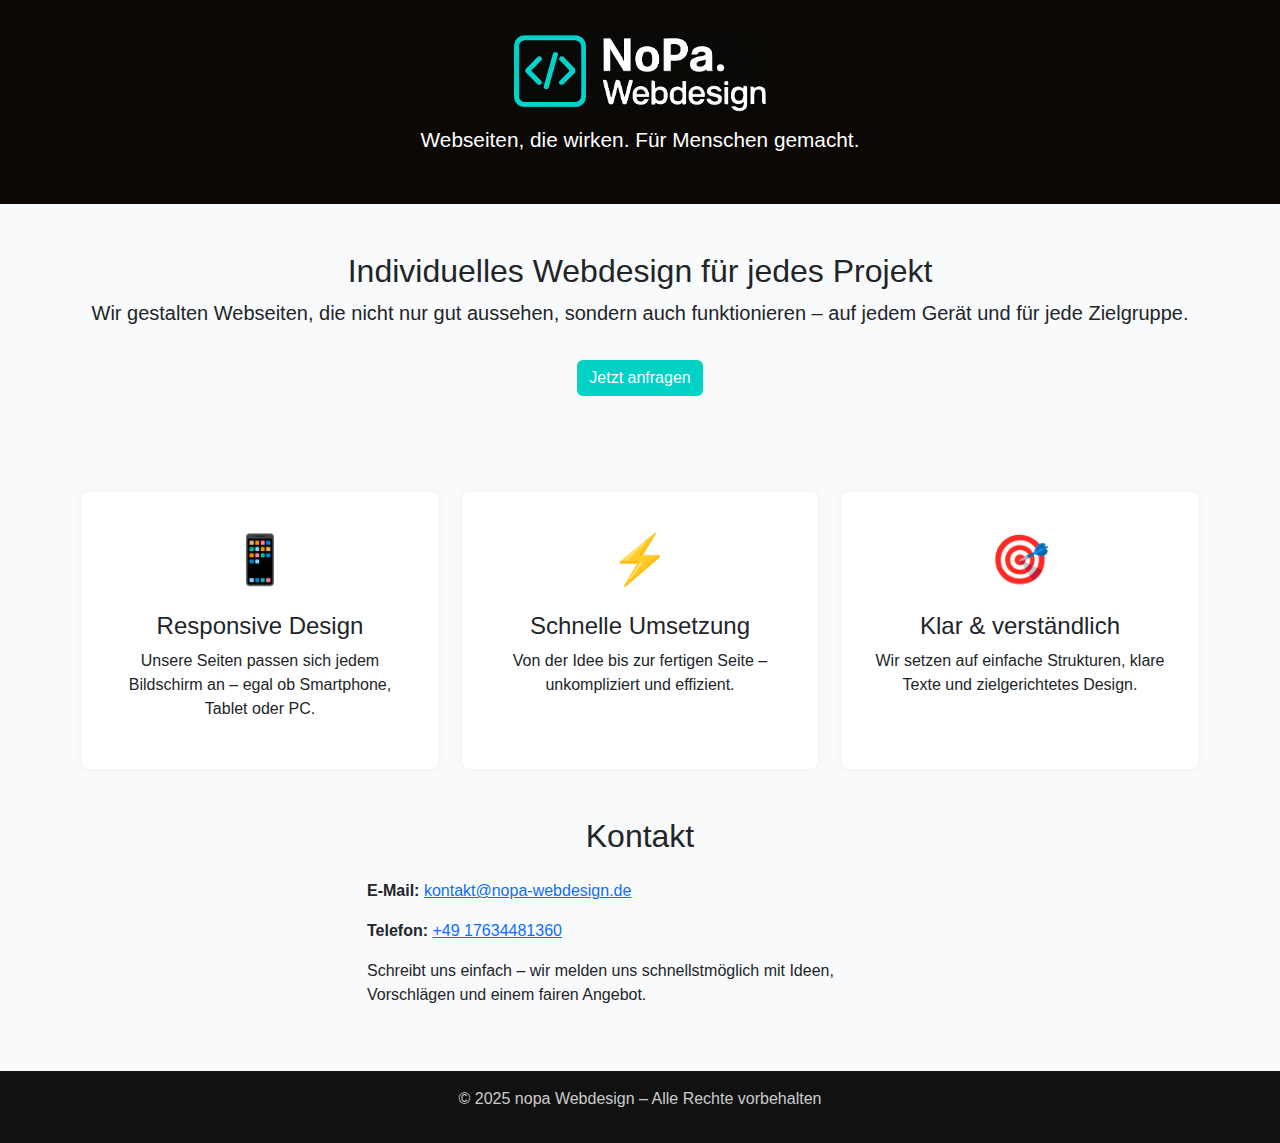
<file: index.html>
<!DOCTYPE html>
<html lang="de">

<head>
  <link rel="shortcut icon" href="nopa_Logo.png" type="image/x-icon">
  <meta name="description"
    content="nopa Webdesign erstellt moderne, responsive Webseiten für Vereine, kleine Unternehmen und Selbstständige – schnell, klar und professionell.">
  <meta name="keywords"
    content="Webdesign, Webseite erstellen, Waldbüttelbrunn, responsive Design, HTML, nopa, Webagentur, günstige Webseiten, mobile Website, Eisingen, Rimpar, Würzburg, in der nähe, Verein">
  <meta name="author" content="nopa Webdesign">
  <meta name="robots" content="index, follow">
  <meta charset="UTF-8" />
  <meta name="viewport" content="width=device-width, initial-scale=1.0">
  <!-- Open Graph (für Vorschau auf WhatsApp, Facebook etc.) -->
  <meta property="og:title" content="nopa Webdesign – moderne Webseiten für alle Endgeräte" />
  <meta property="og:description"
    content="Professionelle Webseiten für kleine Unternehmen, Vereine & mehr – von nopa Webdesign." />
  <meta property="og:url" content="https://nopa-webdesign.de" />
  <meta property="og:type" content="website" />
  <meta property="og:image" content="https://nopa-webdesign.de/assets/nopa_Logo.png" />
  <title>nopa Webdesign</title>
  <link href="https://cdn.jsdelivr.net/npm/bootstrap@5.3.3/dist/css/bootstrap.min.css" rel="stylesheet">
  <style>
    body {
      font-family: 'Segoe UI', sans-serif;
      background-color: #f9fafb;
      color: #212529;
    }

    header {
      background-color: #0b0806;
      color: white;
      padding: 2rem 0.5rem;
      text-align: center;
    }

    .hero {
      padding: 3rem 1rem;
      text-align: center;
    }

    .feature {
      padding: 2rem;
      background-color: white;
      border-radius: 0.5rem;
      box-shadow: 0 0 10px rgba(0, 0, 0, 0.05);
      height: 100%;
    }

    .icon {
      font-size: 3rem;
      margin-bottom: 1rem;
      color: #00d2c6;
    }

    .btn-primary {
      background-color: #00d2c6;
      border: none;
    }

    .btn-primary:hover {
      background-color: #018b85;
    }

    footer {
      background-color: #111;
      color: #ccc;
      padding: 1rem 0;
      text-align: center;
      margin-top: 3rem;
    }
  </style>

  <script type="application/ld+json">
  {
    "@context": "https://schema.org",
    "@type": "Organization",
    "name": "NoPa Webdesign",
    "url": "https://nopa-webdesign.de",
    "logo": "https://nopa-webdesign.de/nopa_Logo.png"
  }
  </script>

</head>

<body>

  <header>
    <img src="nopa_Logo_cropped.png" style="width: 20%; height: auto;">
    <p style="font-size: 130%; margin-top: 1%;">Webseiten, die wirken. Für Menschen gemacht.</p>
  </header>

  <section class="container hero">
    <h2>Individuelles Webdesign für jedes Projekt</h2>
    <p class="lead">Wir gestalten Webseiten, die nicht nur gut aussehen, sondern auch funktionieren – auf jedem Gerät
      und für jede Zielgruppe.</p>
    <a href="mailto:kontakt@nopa-webdesign.de" class="btn btn-primary mt-3">Jetzt anfragen</a>
  </section>

  <section class="container my-5">
    <div class="row g-4">
      <div class="col-md-4">
        <div class="feature text-center">
          <div class="icon">📱</div>
          <h4>Responsive Design</h4>
          <p>Unsere Seiten passen sich jedem Bildschirm an – egal ob Smartphone, Tablet oder PC.</p>
        </div>
      </div>
      <div class="col-md-4">
        <div class="feature text-center">
          <div class="icon">⚡</div>
          <h4>Schnelle Umsetzung</h4>
          <p>Von der Idee bis zur fertigen Seite – unkompliziert und effizient.</p>
        </div>
      </div>
      <div class="col-md-4">
        <div class="feature text-center">
          <div class="icon">🎯</div>
          <h4>Klar & verständlich</h4>
          <p>Wir setzen auf einfache Strukturen, klare Texte und zielgerichtetes Design.</p>
        </div>
      </div>
    </div>
  </section>

  <section class="container my-5" id="kontakt">
    <h2 class="mb-4 text-center">Kontakt</h2>
    <div class="row justify-content-center">
      <div class="col-md-6">
        <p><strong>E-Mail: </strong><a href="mailto:kontakt@nopa-webdesign.de">kontakt@nopa-webdesign.de</a></p>
        <p><strong>Telefon: </strong><a href="tel:+4917634481360">+49 17634481360</a></p>
        <p>Schreibt uns einfach – wir melden uns schnellstmöglich mit Ideen, Vorschlägen und einem fairen Angebot.</p>
      </div>
    </div>
  </section>

  <footer>
    <p>&copy; 2025 nopa Webdesign – Alle Rechte vorbehalten</p>
  </footer>

  <script src="https://cdn.jsdelivr.net/npm/bootstrap@5.3.3/dist/js/bootstrap.bundle.min.js"></script>
</body>

</html>
</file>
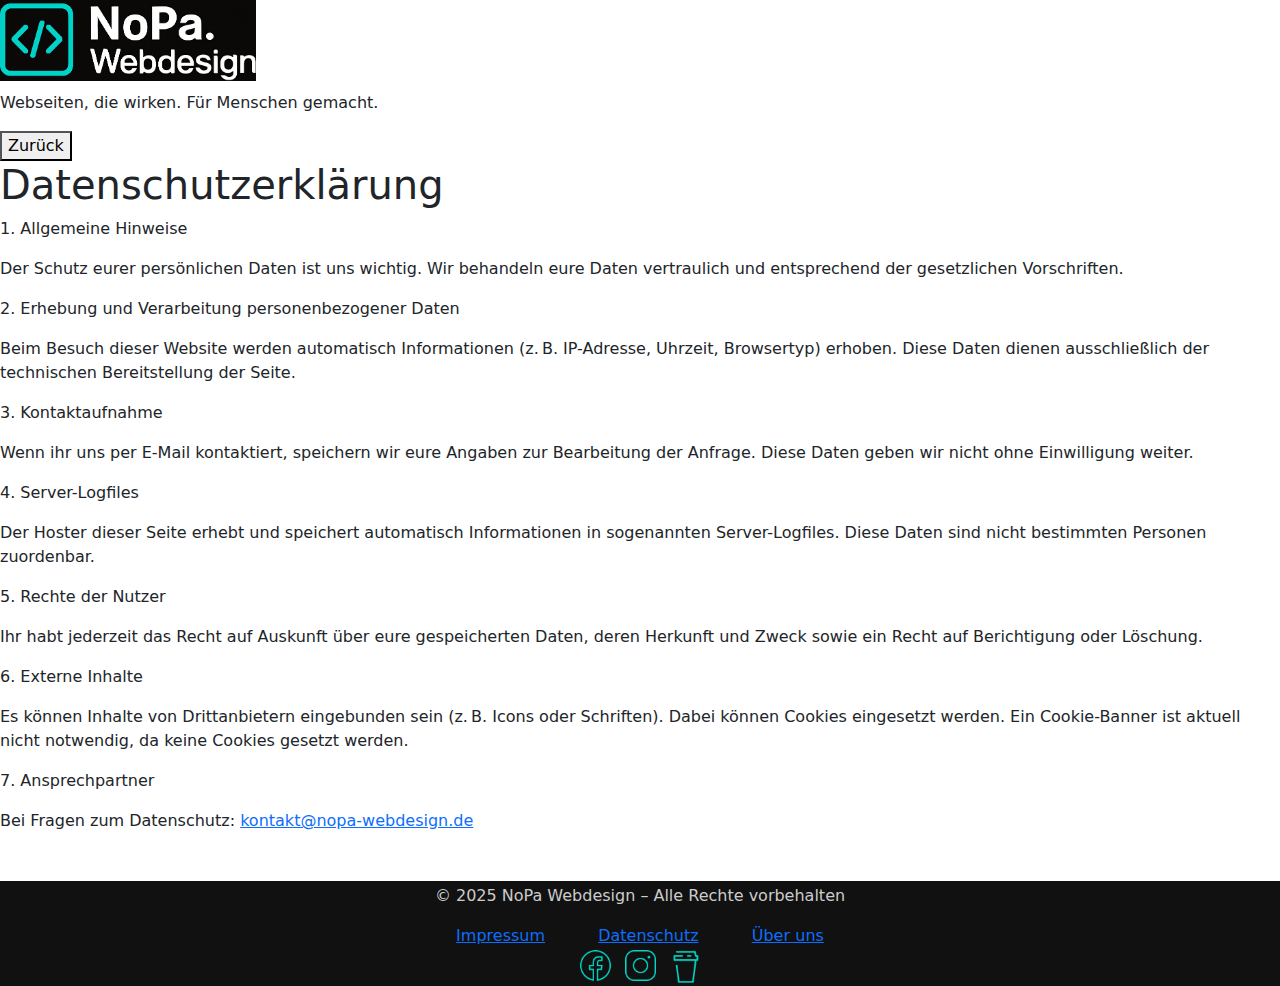
<file: datenschutz.html>
<html lang="de">
<head>
    <link rel="icon" href="bilder/nopa_Logo.png" sizes="48x48" type="image/png">
    <link rel="shortcut icon" href="bilder/nopa_Logo.png" type="image/x-icon">
    <meta name="description"
      content="nopa Webdesign erstellt moderne, responsive Webseiten für Vereine, kleine Unternehmen und Selbstständige – schnell, klar und professionell.">
    <meta name="keywords"
      content="Webdesign, Webseite erstellen, Waldbüttelbrunn, responsive Design, HTML, nopa, Webagentur, günstige Webseiten, mobile Website, Eisingen, Rimpar, Würzburg, in der nähe, Verein">
    <meta name="author" content="nopa Webdesign">
    <meta name="robots" content="index, follow">
    <meta charset="UTF-8" />
    <meta name="viewport" content="width=device-width, initial-scale=1.0">
    <meta property="og:title" content="nopa Webdesign – moderne Webseiten für alle Endgeräte" />
    <meta property="og:description"
      content="Professionelle Webseiten für kleine Unternehmen, Vereine & mehr – von nopa Webdesign." />
    <meta property="og:url" content="https://nopa-webdesign.de" />
    <meta property="og:type" content="website" />
    <meta property="og:image" content="https://nopa-webdesign.de/assets/nopa_Logo.png"/>
    <link rel="stylesheet" href="style.css">
    <link rel="stylesheet" href="https://cdn.jsdelivr.net/npm/bootstrap@5.3.3/dist/css/bootstrap.min.css">
    <title>NoPa Webdesign</title>
</head>
<body>
    <div class="mainDiv">
        <div class="topBarDiv">
            <img src="bilder/NoPa.png" alt="NoPa Webdesign" width="20%" height="auto" style="margin-bottom: 10px;">
            <p>Webseiten, die wirken. Für Menschen gemacht.</p>
        </div>
        <button class="backButton" onclick="window.open('index.html', '_parent')">Zurück</button>
        <div class="middleDiv2">
            <h1>Datenschutzerklärung</h1>
            <p class="pBold">1. Allgemeine Hinweise</p>
            <p>Der Schutz eurer persönlichen Daten ist uns wichtig. Wir behandeln eure Daten vertraulich und entsprechend der gesetzlichen Vorschriften.</p>
            <p class="pBold">2. Erhebung und Verarbeitung personenbezogener Daten</p>
            <p>Beim Besuch dieser Website werden automatisch Informationen (z. B. IP-Adresse, Uhrzeit, Browsertyp) erhoben. Diese Daten dienen ausschließlich der technischen Bereitstellung der Seite.</p>
            <p class="pBold">3. Kontaktaufnahme</p>
            <p>Wenn ihr uns per E-Mail kontaktiert, speichern wir eure Angaben zur Bearbeitung der Anfrage. Diese Daten geben wir nicht ohne Einwilligung weiter.</p>
            <p class="pBold">4. Server-Logfiles</p>
            <p>Der Hoster dieser Seite erhebt und speichert automatisch Informationen in sogenannten Server-Logfiles. Diese Daten sind nicht bestimmten Personen zuordenbar.</p>
            <p class="pBold">5. Rechte der Nutzer</p>
            <p>Ihr habt jederzeit das Recht auf Auskunft über eure gespeicherten Daten, deren Herkunft und Zweck sowie ein Recht auf Berichtigung oder Löschung.</p>
            <p class="pBold">6. Externe Inhalte</p>
            <p>Es können Inhalte von Drittanbietern eingebunden sein (z. B. Icons oder Schriften). Dabei können Cookies eingesetzt werden. Ein Cookie-Banner ist aktuell nicht notwendig, da keine Cookies gesetzt werden.</p>
            <p class="pBold">7. Ansprechpartner</p>
            <p>Bei Fragen zum Datenschutz: <a href="mailto:kontakt@nopa-webdesign.de" class="linkA">kontakt@nopa-webdesign.de</a></p>
        </div>

        <footer>
            <p>© 2025 NoPa Webdesign – Alle Rechte vorbehalten</p>
            <div class="auswahlDiv" style="word-spacing: 3em;">
                <a href="impressum.html" class="linkA">Impressum</a>
                <a href="datenschutz.html" class="linkA">Datenschutz</a>
                <a href="uberuns.html" class="linkA">Über&#8196;uns</a>
            </div>
            <div class="iconDiv" style="word-spacing: 0.25em;">
                <a href="https://www.facebook.com/profile.php?id=61575589293011" class="socialIcon"><img src="bilder/facebook.png" alt="facebook" height="35"></a>
                <a href="https://www.instagram.com/nopa_webdesign/" class="socialIcon"><img src="bilder/insta.png" alt="insta" height="35"></a>
                <a href="https://buymeacoffee.com/nopa" class="socialIcon"><img src="bilder/coffe.png" alt="coffe" height="35"></a>
            </div>
        </footer>
    </div>
</body>
</html>
</file>
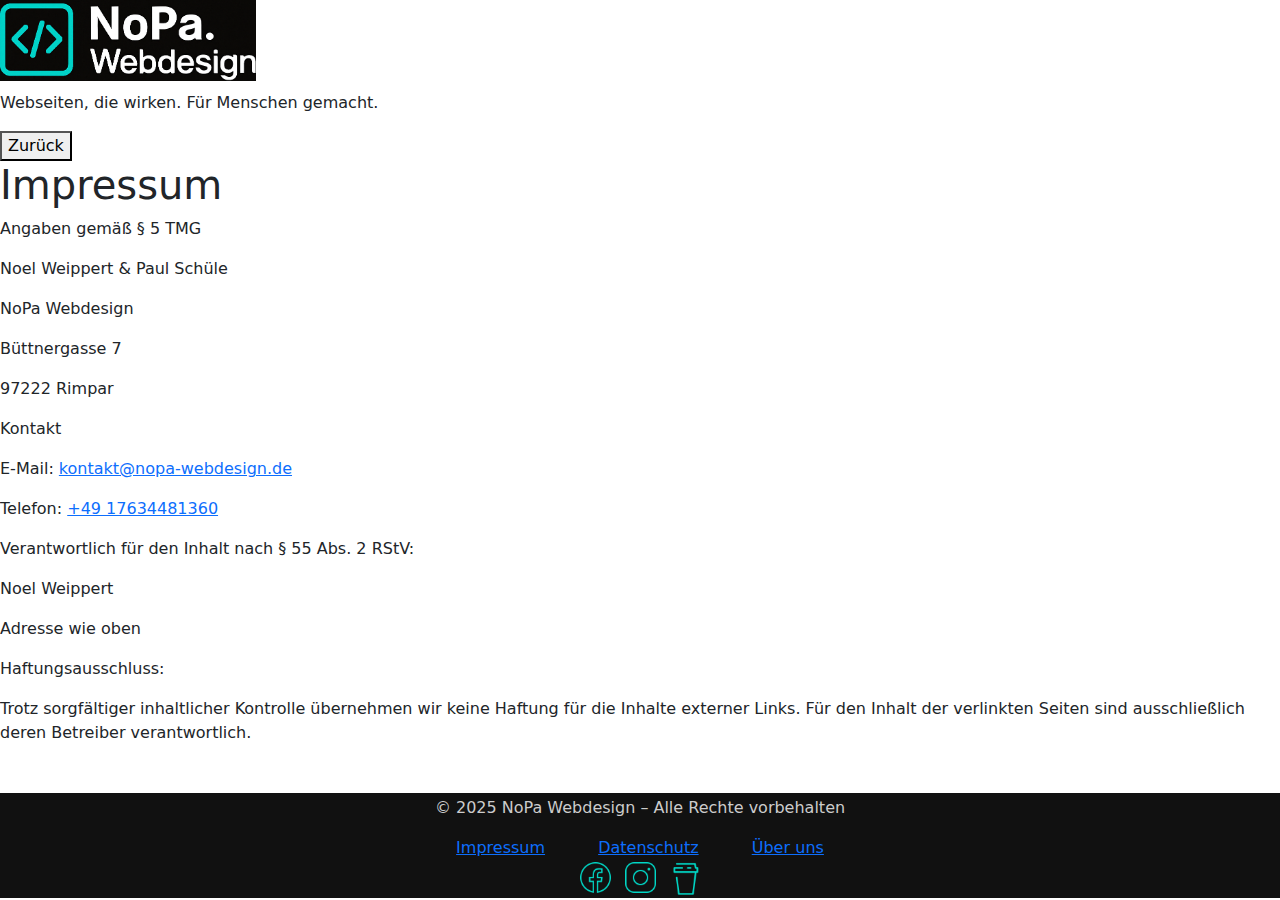
<file: impressum.html>
<html lang="de">
<head>
    <link rel="icon" href="bilder/nopa_Logo.png" sizes="48x48" type="image/png">
    <link rel="shortcut icon" href="bilder/nopa_Logo.png" type="image/x-icon">
    <meta name="description"
      content="nopa Webdesign erstellt moderne, responsive Webseiten für Vereine, kleine Unternehmen und Selbstständige – schnell, klar und professionell.">
    <meta name="keywords"
      content="Webdesign, Webseite erstellen, Waldbüttelbrunn, responsive Design, HTML, nopa, Webagentur, günstige Webseiten, mobile Website, Eisingen, Rimpar, Würzburg, in der nähe, Verein">
    <meta name="author" content="nopa Webdesign">
    <meta name="robots" content="index, follow">
    <meta charset="UTF-8" />
    <meta name="viewport" content="width=device-width, initial-scale=1.0">
    <meta property="og:title" content="nopa Webdesign – moderne Webseiten für alle Endgeräte" />
    <meta property="og:description"
      content="Professionelle Webseiten für kleine Unternehmen, Vereine & mehr – von nopa Webdesign." />
    <meta property="og:url" content="https://nopa-webdesign.de" />
    <meta property="og:type" content="website" />
    <meta property="og:image" content="https://nopa-webdesign.de/assets/nopa_Logo.png"/>
    <link rel="stylesheet" href="style.css">
    <link rel="stylesheet" href="https://cdn.jsdelivr.net/npm/bootstrap@5.3.3/dist/css/bootstrap.min.css">
    <title>NoPa Webdesign</title>
</head>
<body>
    <div class="mainDiv">
        <div class="topBarDiv">
            <img src="bilder/NoPa.png" alt="NoPa Webdesign" width="20%" height="auto" style="margin-bottom: 10px;">
            <p>Webseiten, die wirken. Für Menschen gemacht.</p>
        </div>
        <button class="backButton" onclick="window.open('index.html', '_parent')">Zurück</button>
        <div class="middleDiv2">
            <h1>Impressum</h1>
            <p class="pBold">Angaben gemäß § 5 TMG</p>
            <p>Noel Weippert & Paul Schüle</p>
            <p>NoPa Webdesign</p>
            <p>Büttnergasse 7</p>
            <p>97222 Rimpar</p>
            <p class="pBold">Kontakt</p>
            <p class="pBold">E-Mail: <a href="mailto:kontakt@nopa-webdesign.de" class="linkA">kontakt@nopa-webdesign.de</a></p>
            <p class="pBold">Telefon: <a href="tel:+4917634481360" class="linkA">+49 17634481360</a></p>
            <p class="pBold">Verantwortlich für den Inhalt nach § 55 Abs. 2 RStV:</p>
            <p>Noel Weippert</p>
            <p>Adresse wie oben</p>
            <p class="pBold">Haftungsausschluss:</p>
            <p>Trotz sorgfältiger inhaltlicher Kontrolle übernehmen wir keine Haftung für die Inhalte externer Links. Für den Inhalt der verlinkten Seiten sind ausschließlich deren Betreiber verantwortlich.</p>
        </div>
        <footer>
            <p>© 2025 NoPa Webdesign – Alle Rechte vorbehalten</p>
            <div class="auswahlDiv" style="word-spacing: 3em;">
                <a href="impressum.html" class="linkA">Impressum</a>
                <a href="datenschutz.html" class="linkA">Datenschutz</a>
                <a href="uberuns.html" class="linkA">Über&#8196;uns</a>
            </div>
            <div class="iconDiv" style="word-spacing: 0.25em;">
                <a href="https://www.facebook.com/profile.php?id=61575589293011" class="socialIcon"><img src="bilder/facebook.png" alt="facebook" height="35"></a>
                <a href="https://www.instagram.com/nopa_webdesign/" class="socialIcon"><img src="bilder/insta.png" alt="insta" height="35"></a>
                <a href="https://buymeacoffee.com/nopa" class="socialIcon"><img src="bilder/coffe.png" alt="coffe" height="35"></a>
            </div>
        </footer>
    </div>
</body>
</html>
</file>
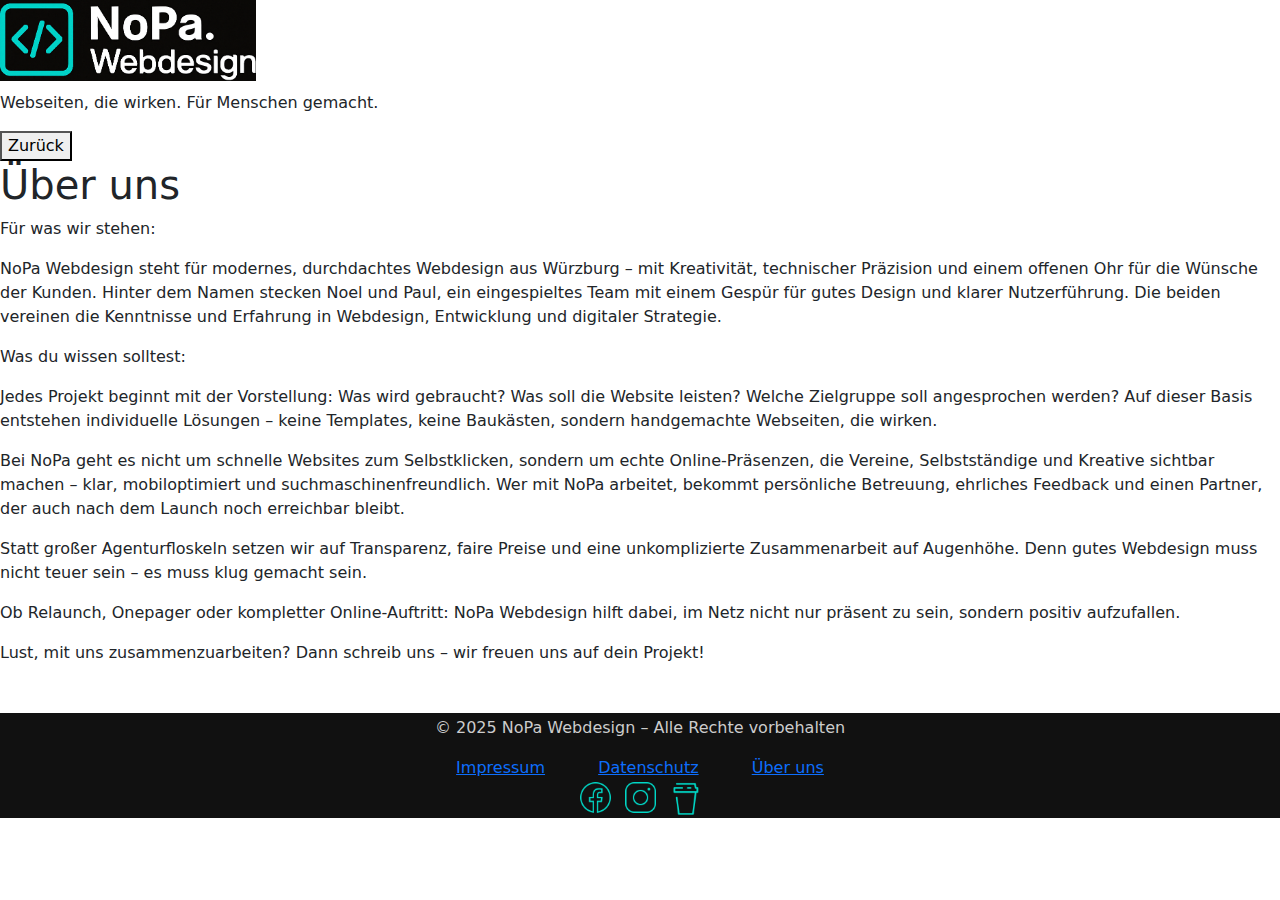
<file: uberuns.html>
<html lang="de">
<head>
    <link rel="icon" href="bilder/nopa_Logo.png" sizes="48x48" type="image/png">
    <link rel="shortcut icon" href="bilder/nopa_Logo.png" type="image/x-icon">
    <meta name="description"
      content="nopa Webdesign erstellt moderne, responsive Webseiten für Vereine, kleine Unternehmen und Selbstständige – schnell, klar und professionell.">
    <meta name="keywords"
      content="Webdesign, Webseite erstellen, Waldbüttelbrunn, responsive Design, HTML, nopa, Webagentur, günstige Webseiten, mobile Website, Eisingen, Rimpar, Würzburg, in der nähe, Verein">
    <meta name="author" content="nopa Webdesign">
    <meta name="robots" content="index, follow">
    <meta charset="UTF-8" />
    <meta name="viewport" content="width=device-width, initial-scale=1.0">
    <meta property="og:title" content="nopa Webdesign – moderne Webseiten für alle Endgeräte" />
    <meta property="og:description"
      content="Professionelle Webseiten für kleine Unternehmen, Vereine & mehr – von nopa Webdesign." />
    <meta property="og:url" content="https://nopa-webdesign.de" />
    <meta property="og:type" content="website" />
    <meta property="og:image" content="https://nopa-webdesign.de/assets/nopa_Logo.png"/>
    <link rel="stylesheet" href="style.css">
    <link rel="stylesheet" href="https://cdn.jsdelivr.net/npm/bootstrap@5.3.3/dist/css/bootstrap.min.css">
    <title>NoPa Webdesign</title>
</head>
<body>
    <div class="mainDiv">
        <div class="topBarDiv">
            <img src="bilder/NoPa.png" alt="NoPa Webdesign" width="20%" height="auto" style="margin-bottom: 10px;">
            <p>Webseiten, die wirken. Für Menschen gemacht.</p>
        </div>
        <button class="backButton" onclick="window.open('index.html', '_parent')">Zurück</button>
        <div class="middleDiv2">
            <h1>Über uns</h1>
            <p class="pBold">Für was wir stehen:</p>
            <p>NoPa Webdesign steht für modernes, durchdachtes Webdesign aus Würzburg – mit Kreativität, technischer Präzision und einem offenen Ohr für die Wünsche der Kunden. Hinter dem Namen stecken Noel und Paul, ein eingespieltes Team mit einem Gespür für gutes Design und klarer Nutzerführung. Die beiden vereinen die Kenntnisse und Erfahrung in Webdesign, Entwicklung und digitaler Strategie.</p>
            <p class="pBold">Was du wissen solltest:</p>
            <p>Jedes Projekt beginnt mit der Vorstellung: Was wird gebraucht? Was soll die Website leisten? Welche Zielgruppe soll angesprochen werden? Auf dieser Basis entstehen individuelle Lösungen – keine Templates, keine Baukästen, sondern handgemachte Webseiten, die wirken.</p>
            <p>Bei NoPa geht es nicht um schnelle Websites zum Selbstklicken, sondern um echte Online-Präsenzen, die Vereine, Selbstständige und Kreative sichtbar machen – klar, mobiloptimiert und suchmaschinenfreundlich. Wer mit NoPa arbeitet, bekommt persönliche Betreuung, ehrliches Feedback und einen Partner, der auch nach dem Launch noch erreichbar bleibt.</p>
            <p>Statt großer Agenturfloskeln setzen wir auf Transparenz, faire Preise und eine unkomplizierte Zusammenarbeit auf Augenhöhe. Denn gutes Webdesign muss nicht teuer sein – es muss klug gemacht sein.</p>
            <p>Ob Relaunch, Onepager oder kompletter Online-Auftritt: NoPa Webdesign hilft dabei, im Netz nicht nur präsent zu sein, sondern positiv aufzufallen.</p>
            <p>Lust, mit uns zusammenzuarbeiten? Dann schreib uns – wir freuen uns auf dein Projekt!</p>
        </div>

        <footer>
            <p>© 2025 NoPa Webdesign – Alle Rechte vorbehalten</p>
            <div class="auswahlDiv" style="word-spacing: 3em;">
                <a href="impressum.html" class="linkA">Impressum</a>
                <a href="datenschutz.html" class="linkA">Datenschutz</a>
                <a href="uberuns.html" class="linkA">Über&#8196;uns</a>
            </div>
            <div class="iconDiv" style="word-spacing: 0.25em;">
                <a href="https://www.facebook.com/profile.php?id=61575589293011"><img src="bilder/facebook.png" alt="facebook" height="35"></a>
                <a href="https://www.instagram.com/nopa_webdesign/"><img src="bilder/insta.png" alt="insta" height="35"></a>
                <a href="https://buymeacoffee.com/nopa" class="socialIcon"><img src="bilder/coffe.png" alt="coffe" height="35"></a>
            </div>
        </footer>
    </div>
</body>
</html>
</file>
<file: style.css>
body {
    font-family: 'Segoe UI', sans-serif;
    background-color: #f9fafb;
    color: #212529;
}

header {
    background-color: #0b0806;
    color: white;
    padding: 2rem 0.5rem;
    text-align: center;
}

.hero {
    padding: 3rem 1rem;
    text-align: center;
}

.feature {
    padding: 2rem;
    background-color: white;
    border-radius: 0.5rem;
    box-shadow: 0 0 10px rgba(0, 0, 0, 0.05);
    height: 100%;
}

.icon {
    font-size: 3rem;
    margin-bottom: 1rem;
    color: #00d2c6;
}

.btn-primary {
    background-color: #00d2c6;
    border: none;
}

.btn-primary:hover {
    background-color: #018b85;
}

footer {
    background-color: #111;
    color: #ccc;
    padding: 0.2rem 0;
    text-align: center;
    margin-top: 3rem;
    display: flex;
    flex-direction: column;
    position: relative;
    top: 100%;
}

.rechteDiv {
    display: flex;
    flex-direction: row;
    width: 100%;
    height: 100%;
    justify-content: center;
}

.rechteElement {
    margin-right: 1%;
    margin-left: 1%;
}
</file>
